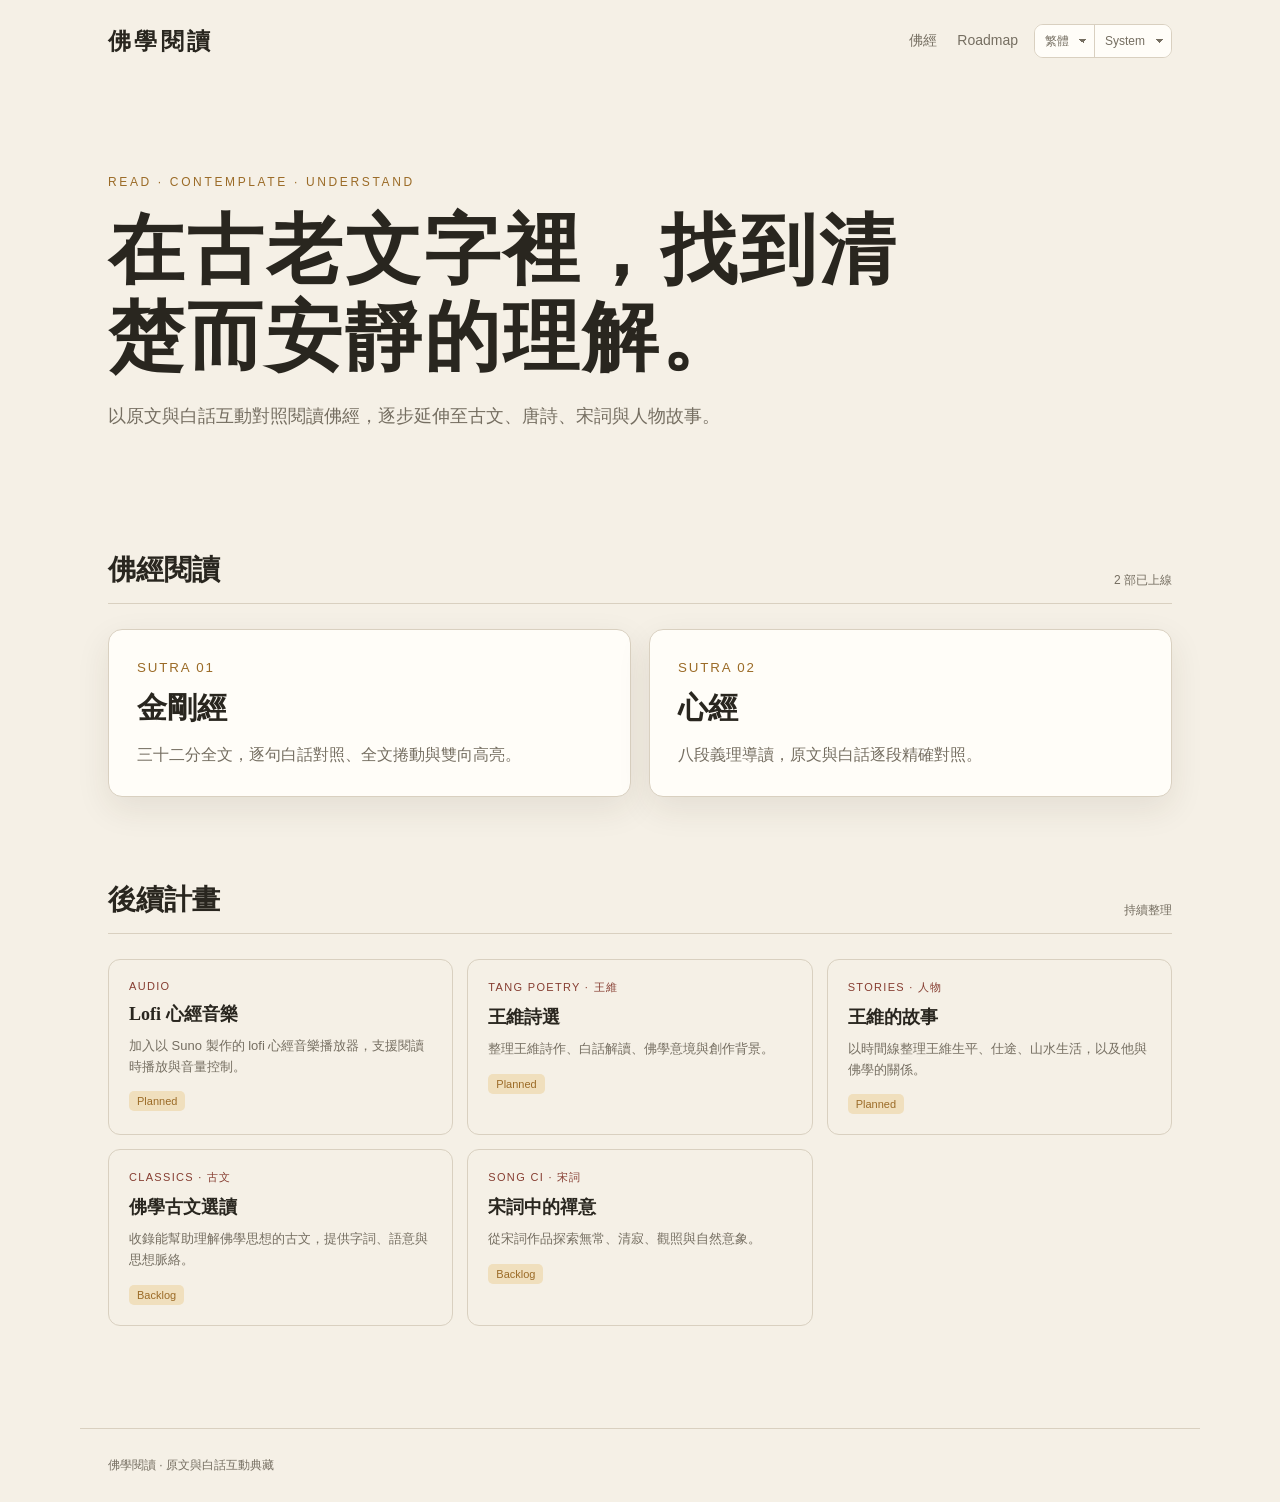
<file: index.html>
<!doctype html>
<html lang="zh-Hant" data-theme="system">
<head>
<meta charset="utf-8"><meta name="viewport" content="width=device-width,initial-scale=1">
<meta name="description" content="佛經、古文與詩詞的互動閱讀入口">
<title>佛學閱讀｜Buddhism</title>
<script src="vendor/opencc-t2cn.js"></script><script src="language.js"></script><script src="theme.js"></script><link rel="stylesheet" href="styles.css"><link rel="stylesheet" href="landing.css">
</head>
<body>
<header class="site-head"><div class="site-name">佛學閱讀</div><nav><a href="#sutras">佛經</a><a href="#roadmap">Roadmap</a></nav><div class="preference-switch"><select class="language-select" data-language-select aria-label="文字版本"><option value="traditional">繁體</option><option value="simplified">简体</option></select><select class="theme-select" data-theme-select aria-label="顯示主題"><option value="system">System</option><option value="light">Light</option><option value="dark">Dark</option></select></div></header>
<main>
  <section class="hero"><div class="kicker">READ · CONTEMPLATE · UNDERSTAND</div><h1>在古老文字裡，找到清楚而安靜的理解。</h1><p>以原文與白話互動對照閱讀佛經，逐步延伸至古文、唐詩、宋詞與人物故事。</p></section>
  <section class="section" id="sutras"><div class="section-title"><h2>佛經閱讀</h2><span>2 部已上線</span></div><div class="grid">
    <a class="work" href="diamond-sutra/"><small>SUTRA 01</small><h3>金剛經</h3><p>三十二分全文，逐句白話對照、全文捲動與雙向高亮。</p></a>
    <a class="work" href="heart-sutra/"><small>SUTRA 02</small><h3>心經</h3><p>八段義理導讀，原文與白話逐段精確對照。</p></a>
  </div></section>
  <section class="section" id="roadmap"><div class="section-title"><h2>後續計畫</h2><span>持續整理</span></div><div class="todo-grid">
    <article class="todo"><div class="type">AUDIO</div><h3>Lofi 心經音樂</h3><p>加入以 Suno 製作的 lofi 心經音樂播放器，支援閱讀時播放與音量控制。</p><span class="status">Planned</span></article>
    <article class="todo"><div class="type">TANG POETRY · 王維</div><h3>王維詩選</h3><p>整理王維詩作、白話解讀、佛學意境與創作背景。</p><span class="status">Planned</span></article>
    <article class="todo"><div class="type">STORIES · 人物</div><h3>王維的故事</h3><p>以時間線整理王維生平、仕途、山水生活，以及他與佛學的關係。</p><span class="status">Planned</span></article>
    <article class="todo"><div class="type">CLASSICS · 古文</div><h3>佛學古文選讀</h3><p>收錄能幫助理解佛學思想的古文，提供字詞、語意與思想脈絡。</p><span class="status">Backlog</span></article>
    <article class="todo"><div class="type">SONG CI · 宋詞</div><h3>宋詞中的禪意</h3><p>從宋詞作品探索無常、清寂、觀照與自然意象。</p><span class="status">Backlog</span></article>
  </div></section>
</main>
<footer class="site-foot">佛學閱讀 · 原文與白話互動典藏</footer>
</body></html>
</file>
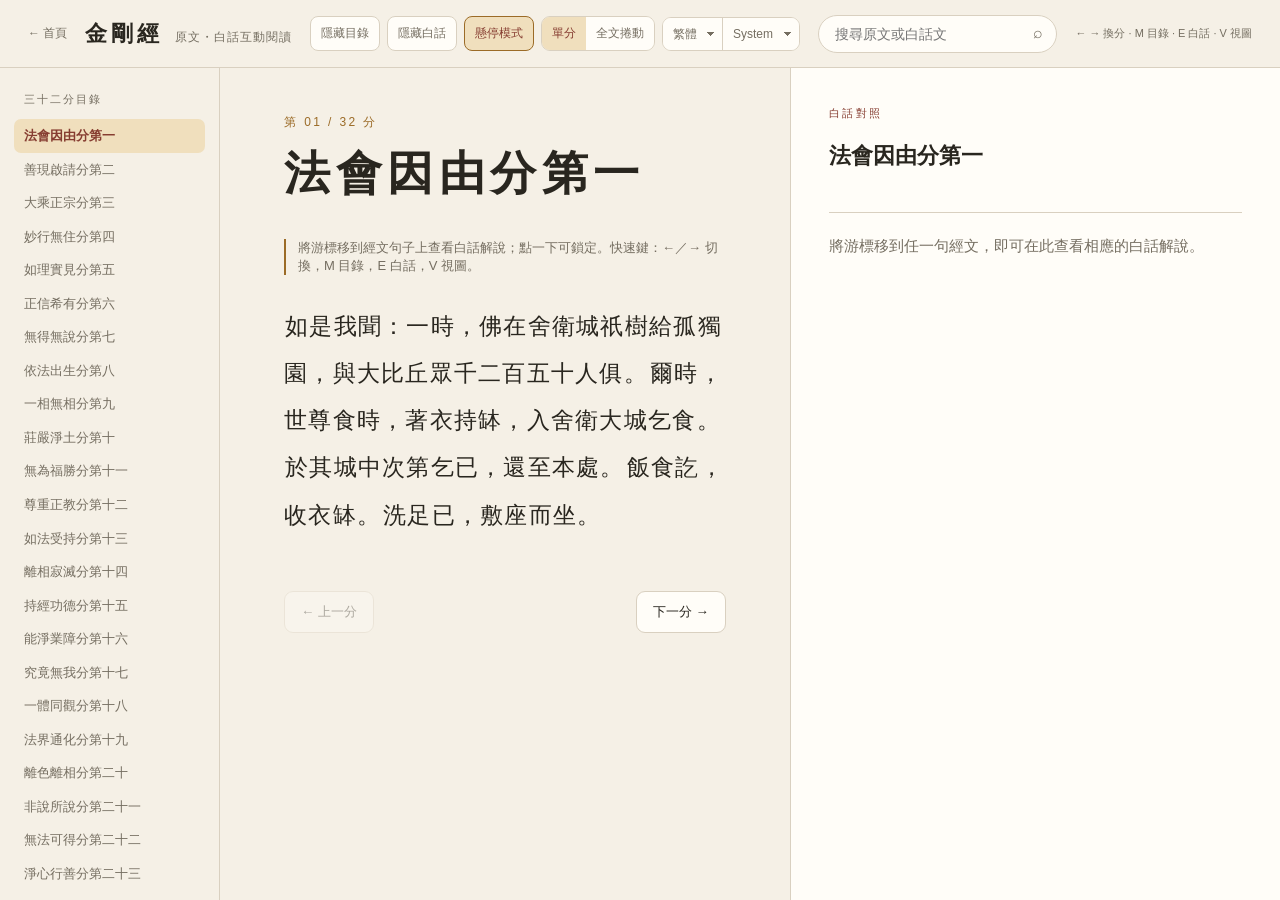
<file: diamond-sutra/index.html>
<!doctype html><html lang="zh-Hant" data-theme="system"><head><meta charset="utf-8"><meta name="viewport" content="width=device-width,initial-scale=1"><meta name="description" content="《金剛經》原文與白話文互動對照閱讀器"><title>金剛經｜原文・白話互動閱讀</title><script src="../vendor/opencc-t2cn.js"></script><script src="../language.js"></script><script src="../theme.js"></script><link rel="stylesheet" href="../styles.css"><script defer src="../app.js"></script></head>
<body data-sutra="../data/diamond-sutra.json"><div class="progress" id="progress"></div>
<header class="top"><button class="mobile-menu" id="menu" aria-label="開啟目錄">☰</button><a class="home-link" href="../">← 首頁</a><div class="brand"><span id="brandTitle">金剛經</span><small id="brandSubtitle">原文・白話互動閱讀</small></div><div class="toolbar"><button class="tool wide-only" id="navToggle" aria-pressed="false">隱藏目錄</button><button class="tool wide-only" id="panelToggle" aria-pressed="false">隱藏白話</button><button class="tool wide-only" id="hoverMode" aria-pressed="true">懸停模式</button><div class="view-switch"><button class="tool" id="chapterView" aria-pressed="true">單分</button><button class="tool" id="scrollView" aria-pressed="false">全文捲動</button></div><div class="preference-switch"><select class="language-select" data-language-select aria-label="文字版本"><option value="traditional">繁體</option><option value="simplified">简体</option></select><select class="theme-select" data-theme-select aria-label="顯示主題"><option value="system">System</option><option value="light">Light</option><option value="dark">Dark</option></select></div></div><label class="search"><input id="search" type="search" placeholder="搜尋原文或白話文" aria-label="搜尋"><span>⌕</span></label><span class="shortcut-help">← → 換分 · M 目錄 · E 白話 · V 視圖</span></header>
<main class="layout"><nav class="nav" id="nav"><div class="nav-title" id="navTitle">目錄</div></nav><article class="reader"><div class="eyebrow" id="count"></div><h1 id="title"></h1><div class="hint">將游標移到經文句子上查看白話解說；點一下可鎖定。快速鍵：←／→ 切換，M 目錄，E 白話，V 視圖。</div><div class="sutra" id="sutra"></div><div class="chapter-controls"><button id="prevChapter">← 上一分</button><button id="nextChapter">下一分 →</button></div></article><aside class="panel"><div class="panel-label">白話對照</div><h2 id="panelTitle">請選取經文</h2><div class="quote" id="quote"></div><div class="translation empty" id="translation">將游標移到左側任一句經文，這裡會顯示相應的白話解說。</div><button class="full-toggle" id="fullToggle" hidden></button></aside><article class="scroll-reader" id="scrollReader"></article></main><div class="hover-card" id="hoverCard" role="tooltip"></div></body></html>
</file>
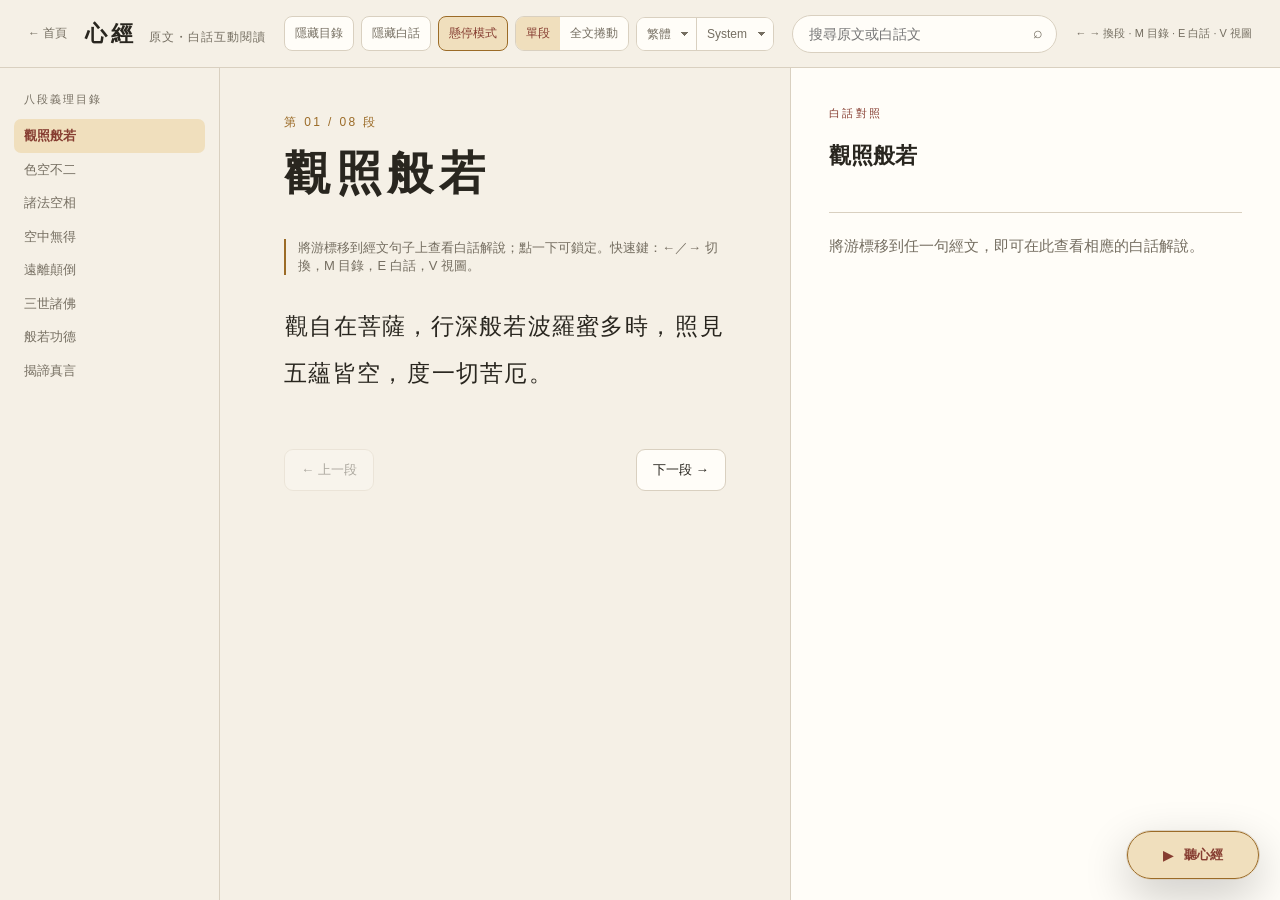
<file: heart-sutra/index.html>
<!doctype html><html lang="zh-Hant" data-theme="system"><head><meta charset="utf-8"><meta name="viewport" content="width=device-width,initial-scale=1"><meta name="description" content="《心經》原文與白話文互動對照閱讀器"><title>心經｜原文・白話互動閱讀</title><script src="../vendor/opencc-t2cn.js"></script><script src="../language.js"></script><script src="../theme.js"></script><link rel="stylesheet" href="../styles.css"><script defer src="../app.js"></script></head>
<body data-sutra="../data/heart-sutra.json"><div class="progress" id="progress"></div>
<header class="top"><button class="mobile-menu" id="menu" aria-label="開啟目錄">☰</button><a class="home-link" href="../">← 首頁</a><div class="brand"><span id="brandTitle">心經</span><small id="brandSubtitle">原文・白話互動閱讀</small></div><div class="toolbar"><button class="tool wide-only" id="navToggle" aria-pressed="false">隱藏目錄</button><button class="tool wide-only" id="panelToggle" aria-pressed="false">隱藏白話</button><button class="tool wide-only" id="hoverMode" aria-pressed="true">懸停模式</button><div class="view-switch"><button class="tool" id="chapterView" aria-pressed="true">單段</button><button class="tool" id="scrollView" aria-pressed="false">全文捲動</button></div><div class="preference-switch"><select class="language-select" data-language-select aria-label="文字版本"><option value="traditional">繁體</option><option value="simplified">简体</option></select><select class="theme-select" data-theme-select aria-label="顯示主題"><option value="system">System</option><option value="light">Light</option><option value="dark">Dark</option></select></div></div><label class="search"><input id="search" type="search" placeholder="搜尋原文或白話文" aria-label="搜尋"><span>⌕</span></label><span class="shortcut-help">← → 換段 · M 目錄 · E 白話 · V 視圖</span></header>
<main class="layout"><nav class="nav" id="nav"><div class="nav-title" id="navTitle">目錄</div></nav><article class="reader"><div class="eyebrow" id="count"></div><h1 id="title"></h1><div class="hint">將游標移到經文句子上查看白話解說；點一下可鎖定。快速鍵：←／→ 切換，M 目錄，E 白話，V 視圖。</div><div class="sutra" id="sutra"></div><div class="chapter-controls"><button id="prevChapter">← 上一段</button><button id="nextChapter">下一段 →</button></div></article><aside class="panel"><div class="panel-label">白話對照</div><h2 id="panelTitle">請選取經文</h2><div class="quote" id="quote"></div><div class="translation empty" id="translation">將游標移到左側任一句經文，這裡會顯示相應的白話解說。</div><button class="full-toggle" id="fullToggle" hidden></button></aside><article class="scroll-reader" id="scrollReader"></article></main><div class="hover-card" id="hoverCard" role="tooltip"></div></body></html>
</file>
<file: styles.css>
:root,[data-theme="light"]{--paper:#f5f0e6;--paper2:#fffdf8;--ink:#29261f;--muted:#756e61;--line:#d9d0c0;--gold:#9b6b27;--gold-soft:#f0dfbd;--red:#863d31;--shadow:0 12px 34px rgba(55,39,17,.09);--serif:"Noto Serif TC","Songti TC","PMingLiU",serif;--sans:-apple-system,BlinkMacSystemFont,"PingFang TC","Noto Sans TC",sans-serif;color-scheme:light}
[data-theme="dark"]{--paper:#171612;--paper2:#211f1a;--ink:#eee8dc;--muted:#aaa294;--line:#3c382f;--gold:#d0a45e;--gold-soft:#48391f;--red:#e0a18f;--shadow:0 12px 34px rgba(0,0,0,.28);color-scheme:dark}
@media(prefers-color-scheme:dark){:root:not([data-theme="light"]){--paper:#171612;--paper2:#211f1a;--ink:#eee8dc;--muted:#aaa294;--line:#3c382f;--gold:#d0a45e;--gold-soft:#48391f;--red:#e0a18f;--shadow:0 12px 34px rgba(0,0,0,.28);color-scheme:dark}}
*{box-sizing:border-box}html{scroll-behavior:smooth}body{margin:0;background:var(--paper);color:var(--ink);font-family:var(--sans)}
.top{position:sticky;top:0;z-index:20;height:68px;background:color-mix(in srgb,var(--paper) 92%,transparent);backdrop-filter:blur(14px);border-bottom:1px solid var(--line);display:flex;align-items:center;padding:0 28px;gap:18px}.brand{font:700 22px var(--serif);letter-spacing:.18em;white-space:nowrap}.brand small{font:400 12px var(--sans);letter-spacing:.08em;color:var(--muted);margin-left:12px}.search{margin-left:auto;position:relative;width:min(320px,34vw)}.search input{width:100%;border:1px solid var(--line);background:var(--paper2);border-radius:22px;padding:10px 38px 10px 16px;color:var(--ink);font-size:14px;outline:none}.search input:focus{border-color:var(--gold);box-shadow:0 0 0 3px color-mix(in srgb,var(--gold) 15%,transparent)}.search span{position:absolute;right:14px;top:9px;color:var(--muted)}
.layout{display:grid;grid-template-columns:220px minmax(390px,1fr) minmax(320px,.86fr);max-width:1500px;margin:auto;min-height:calc(100vh - 68px)}
.nav{position:sticky;top:68px;height:calc(100vh - 68px);overflow:auto;border-right:1px solid var(--line);padding:24px 14px 48px}.nav-title{font-size:11px;letter-spacing:.18em;color:var(--muted);padding:0 10px 12px}.nav button{display:block;width:100%;text-align:left;border:0;background:transparent;color:var(--muted);padding:8px 10px;border-radius:7px;cursor:pointer;font-size:13px;line-height:1.35}.nav button:hover{color:var(--ink);background:rgba(255,255,255,.55)}.nav button.active{color:var(--red);background:var(--gold-soft);font-weight:650}
.reader{padding:46px clamp(28px,5vw,72px) 120px}.eyebrow{font-size:12px;letter-spacing:.2em;color:var(--gold);margin-bottom:12px}.reader h1{font:700 clamp(28px,4vw,46px) var(--serif);letter-spacing:.12em;margin:0 0 34px}.hint{font-size:13px;color:var(--muted);border-left:2px solid var(--gold);padding-left:12px;margin-bottom:28px}.sutra{font:400 23px/2.05 var(--serif);letter-spacing:.055em}.sentence{display:inline;border-radius:4px;padding:3px 1px;cursor:help;transition:background .14s,color .14s,box-shadow .14s}.sentence:hover,.sentence.active{color:var(--ink);background:var(--gold-soft);box-shadow:0 0 0 3px var(--gold-soft)}mark{background:#b98535;color:var(--ink);border-radius:2px}
.panel{position:sticky;top:68px;height:calc(100vh - 68px);border-left:1px solid var(--line);background:var(--paper2);padding:38px clamp(24px,3vw,48px);overflow:auto}.panel-label{font-size:11px;letter-spacing:.2em;color:var(--red);margin-bottom:18px}.panel h2{font:700 22px/1.5 var(--serif);margin:0 0 22px}.quote{font:600 16px/1.8 var(--serif);color:var(--gold);border-bottom:1px solid var(--line);padding-bottom:18px;margin-bottom:20px}.translation{font:400 17px/1.9 var(--serif);text-align:justify}.empty{color:var(--muted);font-size:15px;line-height:1.8}.full-toggle{border:0;background:transparent;color:var(--gold);padding:18px 0 0;font-size:13px;cursor:pointer}.progress{position:fixed;top:67px;left:0;height:2px;background:var(--red);z-index:30;transition:width .15s}.mobile-menu{display:none}
@media(max-width:980px){.layout{grid-template-columns:175px 1fr}.panel{position:fixed;z-index:15;left:175px;right:0;bottom:0;top:auto;height:auto;max-height:46vh;border:1px solid var(--line);border-radius:18px 18px 0 0;box-shadow:0 -14px 40px rgba(35,25,10,.15);padding:24px 30px}.translation{font-size:16px}.reader{padding-bottom:50vh}.quote{display:none}}
@media(max-width:680px){.top{height:60px;padding:0 16px}.brand{font-size:18px}.brand small{display:none}.search{width:48px}.search input{width:42px;padding-left:14px;color:transparent}.search input:focus{position:absolute;right:0;top:-20px;width:calc(100vw - 30px);color:var(--ink)}.layout{display:block}.nav{position:fixed;z-index:25;top:60px;left:0;width:82%;height:calc(100vh - 60px);background:var(--paper2);box-shadow:10px 0 40px rgba(0,0,0,.15);transform:translateX(-105%);transition:transform .2s}.nav.open{transform:none}.mobile-menu{display:block;border:0;background:none;font-size:21px;padding:0;cursor:pointer}.reader{padding:32px 22px 52vh}.reader h1{font-size:29px}.sutra{font-size:20px;line-height:2}.panel{left:0;max-height:48vh;padding:21px 22px;top:auto}.panel h2{font-size:18px;margin-bottom:12px}.panel-label{margin-bottom:9px}.quote{display:none}.translation{font-size:15px;line-height:1.75}.progress{top:59px}}
.toolbar{display:flex;align-items:center;gap:7px}.tool{border:1px solid var(--line);background:var(--paper2);color:var(--muted);border-radius:8px;padding:8px 10px;cursor:pointer;font-size:12px;white-space:nowrap}.tool:hover,.tool[aria-pressed="true"]{color:var(--red);border-color:var(--gold);background:var(--gold-soft)}.view-switch{display:flex;border:1px solid var(--line);border-radius:9px;overflow:hidden}.view-switch .tool{border:0;border-radius:0}.shortcut-help{font-size:11px;color:var(--muted);white-space:nowrap}.chapter-controls{display:flex;justify-content:space-between;gap:12px;margin-top:52px}.chapter-controls button{border:1px solid var(--line);background:var(--paper2);color:var(--ink);padding:11px 16px;border-radius:9px;cursor:pointer}.chapter-controls button:disabled{opacity:.35;cursor:default}
body.nav-collapsed .layout{grid-template-columns:0 minmax(390px,1fr) minmax(320px,.86fr)}body.nav-collapsed .nav{width:0;padding:0;border:0;overflow:hidden}body.explanation-collapsed .layout{grid-template-columns:220px minmax(390px,1fr) 0}body.explanation-collapsed .panel{width:0;padding:0;border:0;overflow:hidden}body.nav-collapsed.explanation-collapsed .layout{grid-template-columns:0 minmax(390px,1fr) 0}.layout,.nav,.panel{transition:grid-template-columns .2s,width .2s,padding .2s}
.hover-card{position:fixed;z-index:60;width:min(440px,calc(100vw - 30px));max-height:48vh;overflow:auto;background:var(--paper2);border:1px solid var(--gold);border-radius:12px;padding:17px 19px;box-shadow:0 16px 46px rgba(0,0,0,.22);font:400 15px/1.75 var(--serif);display:none}.hover-card.visible{display:block}.hover-card strong{display:block;color:var(--gold);margin-bottom:7px;font-size:13px}.scroll-reader{display:none;padding:40px clamp(25px,5vw,74px) 110px;max-width:900px;margin:auto}.scroll-view .reader,.scroll-view .panel{display:none}.scroll-view .layout{display:block}.scroll-view .nav{position:fixed;left:0;width:220px}.scroll-view.nav-collapsed .nav{width:0}.scroll-view .scroll-reader{display:block}.scroll-section{padding:34px 0 52px;border-bottom:1px solid var(--line);scroll-margin-top:92px}.scroll-section h2{font:700 30px var(--serif);letter-spacing:.1em;margin:0 0 22px}.scroll-section .sutra{font-size:20px}.scroll-translation{margin-top:20px;padding:20px 24px;background:color-mix(in srgb,var(--paper2) 75%,transparent);border-left:2px solid var(--gold);font:400 16px/1.85 var(--serif);color:var(--muted)}
@media(max-width:1160px){.shortcut-help{display:none}.brand small{display:none}.toolbar{gap:4px}.tool{padding:7px 8px}.search{width:min(210px,22vw)}}
@media(max-width:800px){.toolbar .wide-only{display:none}.view-switch{display:flex;position:fixed;top:76px;right:14px;z-index:24;background:var(--paper2);box-shadow:var(--shadow)}body.nav-collapsed .layout,body.explanation-collapsed .layout,body.nav-collapsed.explanation-collapsed .layout{display:block}.hover-card{font-size:14px}.scroll-view .nav{top:60px}.scroll-reader{padding:72px 22px 80px}.scroll-section h2{font-size:25px}}
@media(max-width:680px){.view-switch{top:68px;right:10px}.view-switch .tool{padding:7px 10px}.scroll-reader{padding-top:68px}}
.preference-switch{display:flex;align-items:center;height:34px;border:1px solid var(--line);border-radius:9px;overflow:hidden;background:var(--paper2)}.theme-select,.language-select{appearance:none;height:100%;border:0;background:var(--paper2);color:var(--muted);padding:0 25px 0 10px;font:500 12px var(--sans);cursor:pointer;outline:0;background-image:linear-gradient(45deg,transparent 50%,var(--muted) 50%),linear-gradient(135deg,var(--muted) 50%,transparent 50%);background-position:calc(100% - 11px) 14px,calc(100% - 7px) 14px;background-size:4px 4px,4px 4px;background-repeat:no-repeat}.theme-select{border-left:1px solid var(--line)}.theme-select:hover,.language-select:hover,.theme-select:focus,.language-select:focus{color:var(--red);background-color:var(--gold-soft)}.home-link{color:var(--muted);text-decoration:none;font-size:12px;white-space:nowrap}.home-link:hover{color:var(--red)}
.sentence.audio-active{color:var(--ink);background:color-mix(in srgb,var(--red) 18%,var(--gold-soft));box-shadow:0 0 0 3px color-mix(in srgb,var(--red) 18%,var(--gold-soft))}.audio-dock{position:fixed;right:20px;bottom:20px;z-index:70;width:min(330px,calc(100vw - 32px));display:flex;gap:13px;align-items:center;padding:13px;background:color-mix(in srgb,var(--paper2) 94%,transparent);border:1px solid var(--line);border-radius:16px;box-shadow:0 16px 46px rgba(0,0,0,.2);backdrop-filter:blur(14px)}.audio-main{flex:0 0 48px;height:48px;border:1px solid var(--gold);border-radius:50%;background:var(--gold-soft);color:var(--red);cursor:pointer;font-weight:700}.audio-main-label{display:none}.audio-details{flex:1;min-width:0}.audio-title,.audio-meta{display:flex;align-items:center;justify-content:space-between;gap:12px}.audio-title strong{font:700 14px var(--serif)}.audio-title button{border:0;background:transparent;color:var(--muted);font-size:20px;cursor:pointer}.audio-details input{width:100%;accent-color:var(--red)}.audio-meta{font-size:11px;color:var(--muted)}.audio-meta a{color:var(--red);text-decoration:none;font-weight:650}.audio-details small{display:block;margin-top:7px;color:var(--muted);font-size:10px}.audio-dock.compact{width:auto;padding:0;border-radius:26px}.audio-dock.compact .audio-details{display:none}.audio-dock.compact .audio-main{display:flex;flex:0 0 auto;align-items:center;justify-content:center;gap:11px;width:auto;min-width:132px;padding:0 21px;border-radius:25px;white-space:nowrap}.audio-dock.compact .audio-main-label{display:inline}.audio-dock:not(.compact) .audio-main-label{display:none}
@media(max-width:680px){.audio-dock{right:12px;bottom:12px}.audio-dock.compact .audio-main{flex-basis:48px;padding:0;width:48px;min-width:48px}.audio-dock.compact .audio-main-label{display:none}}
</file>
<file: landing.css>
*{box-sizing:border-box}html{background:var(--paper);color:var(--ink)}body{margin:0;font-family:var(--sans);background:var(--paper);min-height:100vh}.site-head{max-width:1120px;margin:auto;padding:24px 28px;display:flex;align-items:center;gap:16px}.site-name{font:700 23px var(--serif);letter-spacing:.15em}.site-head nav{margin-left:auto;display:flex;gap:20px}.site-head a{color:var(--muted);text-decoration:none;font-size:14px}.hero{max-width:1120px;margin:7vh auto 0;padding:30px 28px 58px}.kicker{color:var(--gold);font-size:12px;letter-spacing:.22em}.hero h1{font:700 clamp(42px,7vw,76px)/1.14 var(--serif);letter-spacing:.04em;margin:18px 0 20px;max-width:820px}.hero p{font:400 18px/1.8 var(--serif);color:var(--muted);max-width:680px}.section{max-width:1120px;margin:auto;padding:42px 28px}.section-title{display:flex;align-items:end;justify-content:space-between;border-bottom:1px solid var(--line);padding-bottom:14px;margin-bottom:25px}.section-title h2{font:700 28px var(--serif);margin:0}.section-title span{font-size:12px;color:var(--muted)}.grid{display:grid;grid-template-columns:repeat(2,1fr);gap:18px}.work{display:block;padding:28px;border:1px solid var(--line);border-radius:14px;background:var(--paper2);color:var(--ink);text-decoration:none;box-shadow:var(--shadow);transition:transform .18s,border-color .18s}.work:hover{transform:translateY(-3px);border-color:var(--gold)}.work small{color:var(--gold);letter-spacing:.14em}.work h3{font:700 30px var(--serif);margin:12px 0}.work p{color:var(--muted);line-height:1.7;margin:0}.todo-grid{display:grid;grid-template-columns:repeat(3,1fr);gap:14px}.todo{padding:20px;border:1px solid var(--line);border-radius:12px}.todo .type{font-size:11px;color:var(--red);letter-spacing:.12em}.todo h3{font:600 18px var(--serif);margin:10px 0}.todo p{font-size:13px;line-height:1.6;color:var(--muted);margin:0}.status{display:inline-block;margin-top:14px;padding:4px 8px;background:var(--gold-soft);color:var(--gold);border-radius:5px;font-size:11px}.site-foot{max-width:1120px;margin:60px auto 0;padding:28px;border-top:1px solid var(--line);color:var(--muted);font-size:12px}@media(max-width:720px){.site-head nav{display:none}.hero{margin-top:2vh}.grid,.todo-grid{grid-template-columns:1fr}.hero h1{font-size:44px}.section{padding-top:28px}}
</file>
